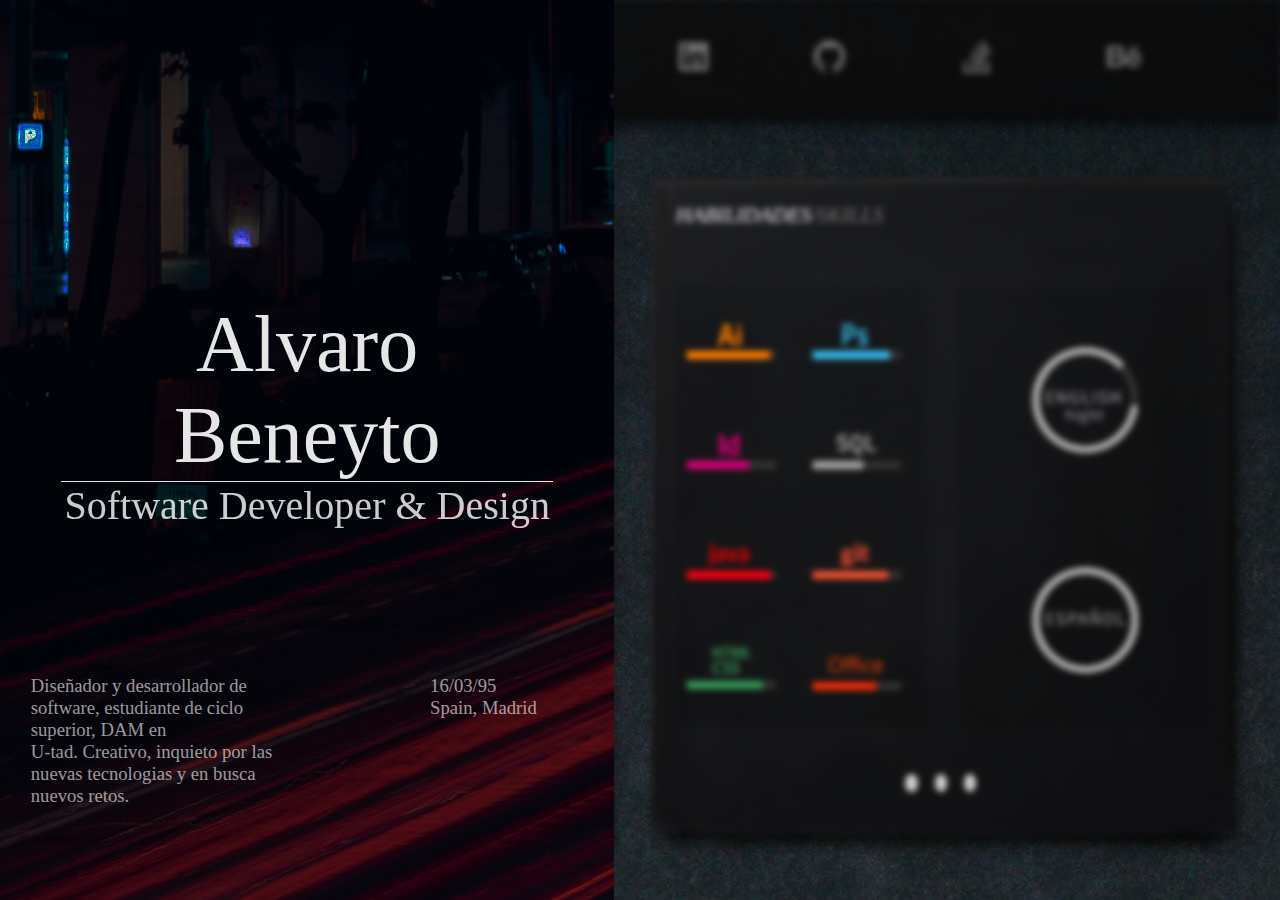
<file: index.html>
<!DOCTYPE html>
<html lang="es">

  <head>
    <link rel="icon"
      type="image/png"
      sizes="16x16"
      href="imagenes/iconb.png">
      <!--style-->
    <link rel="stylesheet" type="text/css" href="estiloindex.css">
    <meta charset="UTF-8">
    <meta name="viewport" content="width=device-width, initial-scale=1.0">
    <title>Alvaro Beneyto</title>

  </head>
  <body>
    <span id="slider"></span>
    <span id="slider1"></span>
    <div class="granslide">
        <a href="#slider1" id="slidercom1"></a>
    </div>
    <header>
      <!--capa saludo-->

      <div class="saludo-container">
        <div class="textsaludo">
          <h1 id="hsaludo">Alvaro Beneyto</h1>
          <h1 id="hsaludo1">Software Developer & Design</h1>
        </div>
        <article class="txtsalud">
          <h6 class="txtsaludo">Diseñador y desarrollador de software, estudiante
          de ciclo superior, DAM en <br>U-tad. Creativo, inquieto por las nuevas tecnologias y en busca
          nuevos retos.</h6>
        </article>
        <article id="data">
          <h3 class="txtsaludo">          16/03/95 <br>
                    Spain, Madrid</h3>
        </article>
        <div class="flechas">
          <img class="slideder" src="imagenes/slide1.png" alt="slide derecha">
        </div>
          <div class="button-container">
            <a href="#slider" id="slider-button"></a>
          </div>
    </div>
    </header>
    <main id="cuerpo">
    <!--logo superior-->
      <nav class="cabeza">
        <div class="logo">
          <a href="https://abeneyto.github.io/">
        <img class="logofoto" src="imagenes/logo1.png" alt="logo web"></a>
        </div>
        <section class="nombre">
          <h3 class="nombretxt">Alvaro Beneyto</h3>
          <h3 class="nombretxt" id="subnombre">Software Developer & Design</h3>

        </section>
        <div class="enlaces">
          <a href="https://www.linkedin.com/in/%C3%A1lvarobeneytohurtado/">
            <img class="picenlace" src="imagenes/lk.png" alt="Linkedin" /></a>
          <a href="https://github.com/abeneyto">
            <img class="picenlace" src="imagenes/github.png" alt="Github" /></a>
          <a href="https://stackoverflow.com/users/story/10735655">
            <img class="picenlace" src="imagenes/so.png" alt="StackOverflow" /></a>
          <a href="https://www.behance.net/alvarobene1643">
            <img class="picenlace" src="imagenes/be.png" alt="Behance" /></a>

        </div>
      </nav>
    <!--secciones principales-->
    <div class="secprincipal">
      <section class="sec">
        <h6 id="work">PORTFOLIO</h6>
        <div class="containertrabajos">
          <div class="containerhover" id="webhid">
            <a href="portfolioweb.html">
          <section class="trabajos" id="secdesign">
            <h3 class="titulodesign">WEB</h3>
            <h3 class="design">DESIGN</h3>
          </section></a>
        </div>
        <div class="containerhover" id="designhid">
            <a href="portfoliodis.html">
          <section class="trabajos" id="secweb">
            <h3 class="titulodesign">GRAPHIC</h3>
            <h3 class="design">DESIGN</h3>
          </section></a>
          </div>

          <div class="containerhover" id="codehid">
              <a href="https://github.com/abeneyto">
          <section class="trabajos" id="seccode">
            <h3 class="titulodesign" id="titulosoft">SOFTWARE DEVELOPMENT</h3>
          </section></a>
          </div>
        </div>
      </section>
    <div class="sec1">
    <div class="cv">
    <div class="botons">
      <label for="buton1"></label>
      <label for="buton2"></label>
      <label for="buton3"></label>
      </div>

<!--PRIMER LABEL EMPIEZA ACTIVA, APARECE LA PRIMERA SEC, con checked-->
      <input id="buton1" type="radio" name="butons" checked>
        <section class="buton buton1">
        <h3 class="titudere"><b>HABILIDADES</b>/SKILLS</h3>
        <div class="pictures">
          <img class="skfoto" src="imagenes/ai.png" alt="illustrator">
          <img class="skfoto" src="imagenes/ps.png" alt="photoshop">
          <img class="skfoto" src="imagenes/id.png" alt="indesign">
          <img class="skfoto" src="imagenes/sql.png" alt="sql">
          <img class="skfoto" src="imagenes/java.png" alt="java">
          <img class="skfoto" src="imagenes/git.png" alt="git">
          <img class="skfoto" src="imagenes/htmlcss.png" alt="html css">
          <img class="skfoto" src="imagenes/office.png" alt="microsoft office">
        </div>
        <div class="pictures2">
          <img id="skfoto1" src="imagenes/ingles.png" alt="ingles">
          <img id="skfoto2" src="imagenes/spano.png" alt="espanol">
        </div>
        <div class="circulo" id="circulo1">
        </div>
        </section>
        </div>
      <input id="buton2" type="radio" name="butons">
        <section class="buton buton2">
          <h3 class="titudere"><b>FORMACIÓN</b>/EDUCATION</h3>
          <div class="circulo" id="circulo2">
          </div>
            <div class="pictures3">
              <article class="txt1">
                <h6 class="titultext">URJC</h6>
                <p class="parraf">Tras bachillerato y la PAU, decidí comenzar
                mi formación universitaria en la URJC. Realizando el <b class="black">Grado
              de Diseño Integral y Gestión de la Imagen.</b> Adquiriendo
            mucha formación en relación a concepto de diseño y a conocimientos
          técnicos de diferentes programas. Asignaturas como <b class="black">diseño
          interactivo, retoque fotográfico y diseño de dispositivos</b> han formado
          la base de mis habilidades actuales. En esta última, con Arduino, descubrí mi pasión por el desarrollo. Actualmente,
        desarrollando el trabajo de final de grado. </p>
              </article>
              <article class="txt1">
                <h6 class="titultext">U-TAD</h6>
                <p class="parraf"> Para completementar el grado y aprender a desarrollar profesionalmente y de forma global. Decidí realizar <b class="black">Desarrollo
              de Aplicaciones Multiplataforma </b>en la U-tad. Actualmente cursando el primer año del grado.</p>
              </article>
            </div>
            <div class="pictures4">
              <img id="skfoto3" src="imagenes/urjc.png" alt="urjc">
              <img id="skfoto4" src="imagenes/utad.png" alt="utad">
            </div>

        </section>
      <input id="buton3" type="radio" name="butons">
        <section class="buton buton3">
          <h3 class="titudere"><b>EXPERIENCIA</b>/EXPERIENCE</h3>
          <div class="pictures3">
            <article class="obras">
              <h3 class="tituobras">ON CONSTRUCTION</h3>
              <h3 class="tituobras" id="light">WORKING ON IT</h3>
              <img id="ilustracionobras" src="imagenes/working.png" alt="obras">
            </article>
          </div>
          <div class="circulo" id="circulo3">
          </div>
        </section>
    </div>
    </div>
  </main>

</body>
</html>
</file>
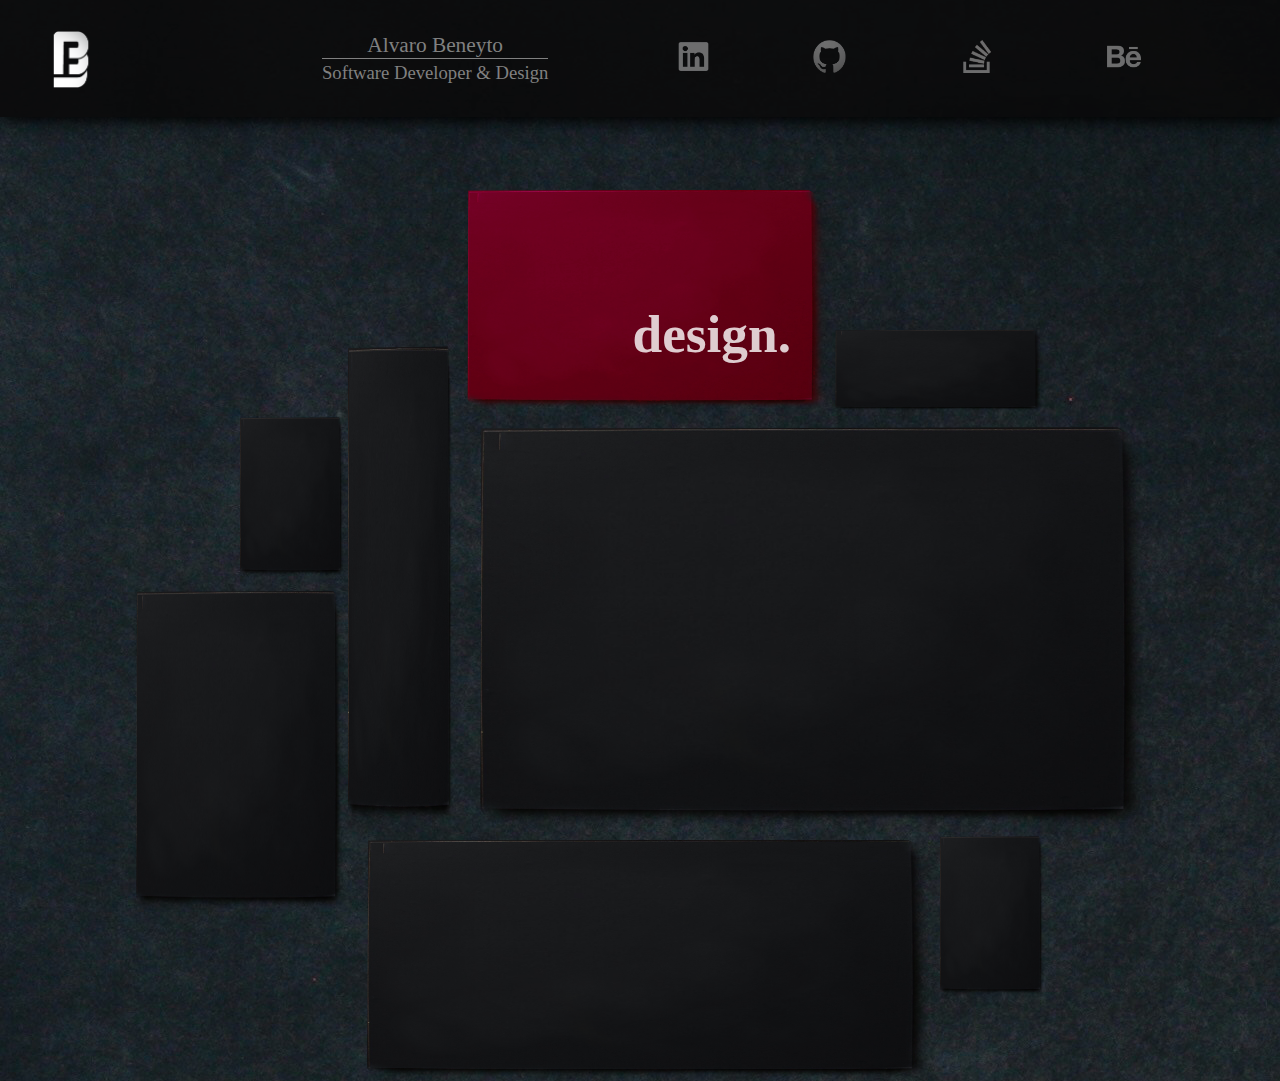
<file: portfoliodis.html>
<!DOCTYPE html>
<html lang="es">

  <head>
    <link rel="icon"
      type="image/png"
      sizes="16x16"
      href="imagenes/iconb.png">
      <!--style-->
    <link rel="stylesheet" type="text/css" href="estilodis.css">
    <meta charset="UTF-8">
    <title>Alvaro Beneyto Design</title>

  </head>
  <body>
  <main id="cuerpo">
    <!--logo superior-->
      <nav class="cabeza">
        <div class="logo">
          <a href="https://abeneyto.github.io/">
        <img class="logofoto" src="imagenes/logo1.png" alt="logo web"></a>
        </div>
        <section class="nombre">
          <h3 class="nombretxt">Alvaro Beneyto</h3>
          <h3 class="nombretxt" id="subnombre">Software Developer & Design</h3>

        </section>
        <div class="enlaces">
          <a href="https://www.linkedin.com/in/%C3%A1lvarobeneytohurtado/">
            <img class="picenlace" src="imagenes/lk.png" alt="Linkedin" /></a>
          <a href="https://github.com/abeneyto">
            <img class="picenlace" src="imagenes/github.png" alt="Github" /></a>
          <a href="https://stackoverflow.com/users/story/10735655">
            <img class="picenlace" src="imagenes/so.png" alt="StackOverflow" /></a>
          <a href="https://www.behance.net/alvarobene1643">
            <img class="picenlace" src="imagenes/be.png" alt="Behance" /></a>
        </div>
      </nav>
    <!--secciones principales-->
    <div class="containergeneral">
      <div class="cajas" id="caja1">
      </div>
      <section class="cajas" id="caja2">
        <h3 id="tituloweb">design.</h3>
      </section>
      <div class="cajas" id="caja3">
      </div>
      <div class="cajas" id="caja4">
      </div>
      <div class="cajas" id="caja5">
      </div>
      <div class="cajas" id="caja6">
      </div>
      <div class="cajas" id="caja7">
      </div>
      <div class="cajas" id="caja8">
      </div>

    </div>
  </main>

</body>
</html>
</file>
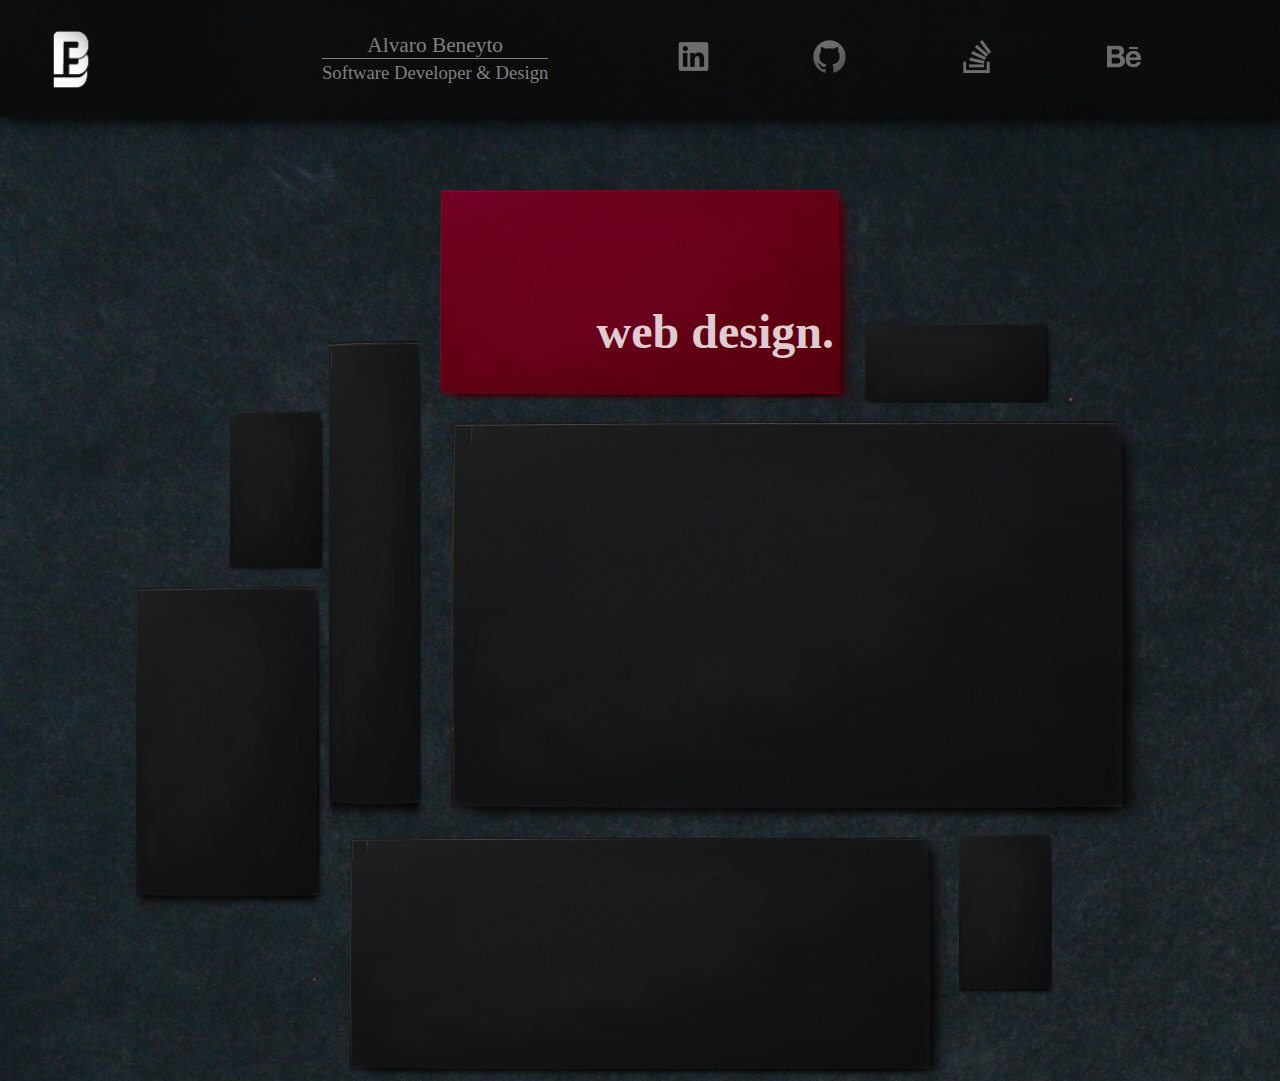
<file: portfolioweb.html>
<!DOCTYPE html>
<html lang="es">

  <head>
    <link rel="icon"
      type="image/png"
      sizes="16x16"
      href="imagenes/iconb.png">
      <!--style-->
    <link rel="stylesheet" type="text/css" href="estiloweb.css">
    <meta charset="UTF-8">
    <title>Alvaro Beneyto Web</title>

  </head>
  <body>
  <main id="cuerpo">
    <!--logo superior-->
      <nav class="cabeza">
        <div class="logo">
          <a href="https://abeneyto.github.io/">
        <img class="logofoto" src="imagenes/logo1.png" alt="logo web"></a>
        </div>
        <section class="nombre">
          <h3 class="nombretxt">Alvaro Beneyto</h3>
          <h3 class="nombretxt" id="subnombre">Software Developer & Design</h3>

        </section>
        <div class="enlaces">
          <a href="https://www.linkedin.com/in/%C3%A1lvarobeneytohurtado/">
            <img class="picenlace" src="imagenes/lk.png" alt="Linkedin" /></a>
          <a href="https://github.com/abeneyto">
            <img class="picenlace" src="imagenes/github.png" alt="Github" /></a>
          <a href="https://stackoverflow.com/users/story/10735655">
            <img class="picenlace" src="imagenes/so.png" alt="StackOverflow" /></a>
          <a href="https://www.behance.net/alvarobene1643">
            <img class="picenlace" src="imagenes/be.png" alt="Behance" /></a>
        </div>
      </nav>
    <!--secciones principales-->
    <div class="containergeneral">
      <div class="cajas" id="caja1">
      </div>
      <section class="cajas" id="caja2">
        <h3 id="tituloweb">web design.</h3>
      </section>
      <div class="cajas" id="caja3">
      </div>
      <div class="cajas" id="caja4">
      </div>
      <div class="cajas" id="caja5">
      </div>
      <div class="cajas" id="caja6">
      </div>
      <div class="cajas" id="caja7">
      </div>
      <div class="cajas" id="caja8">
      </div>

    </div>
  </main>

</body>
</html>
</file>
<file: estiloindex.css>
@font-face {
font-family: roboto;
src: url('fuentes/Roboto-Light.ttf');
font-family: bebas;
src: url('fuentes/BebasNeue-Regular.ttf');
font-family: myrabold;
src: url('fuentes/MyraLight.ttf');
}
@import url('https://fonts.googleapis.com/css?family=Roboto:100');
html, body {
width: 100%;
height: 100%;
background-image: url('imagenes/fondo.png');
background-size: auto;
overflow: hidden;
background-repeat: no-repeat;
}
a{
  text-decoration: none;
}
span{
  display: none;
}
* {
font-family: roboto;
margin: 0%;
/*border: solid red 2px;
box-sizing: border-box;*/
}

.saludo-container{
  display: flex;
  align-items: center;
  justify-content: center;
  width: 48%;
  height: 100%;
  background-image: url(imagenes/esc1.jpg);
  background-size: auto;
  background-repeat: no-repeat;
  z-index: 100;
  position: absolute;
  transition: left 1s;
  -webkit-transition: left 1s;
}
.textsaludo{
  position: absolute;
  left: 10%;
  width: 80%;
  height: 80%;
  text-align: center;
}
#hsaludo{
  position: relative;
  top: 29%;
  font-family: roboto;
  font-weight: 200;
  color: white;
  font-size: 60pt;
  border-bottom: solid 0.2px white;
    opacity: 0.9;
}
#hsaludo1{
  position: relative;
  top: 29%;
  font-family: roboto;
  font-weight: lighter;
  font-weight: 100;
  color: white;
  font-size: 30pt;
  opacity: 0.8;
}
.txtsalud{
  position: absolute;
  width: 45%;
  right: 50%;
  top: 75%;
}
.txtsaludo{
  font-size: 14pt;
  font-weight: 100;
  color: rgba(255,255,255,0.6);
  font-family: Roboto;
}
#data{
  width: 30%;
  top: 75%;
position: absolute;
  left: 70%;
}
.flechas{
  position: relative;
  left: 44.3%;
  width: 16%;
  height: 10%;
  background-color: black;
  border-radius: 50%;
  opacity: 0;
  -webkit-transition: opacity 1s;
}

.slideder{
  position: absolute;
  width: 11%;
  top: 38%;
  left: 87%;
}
#slider:target ~ header .saludo-container{
  left: 0%;
}
#slider1:target ~ header .saludo-container{
  left: -48%;
}
.granslide{
  position: absolute;
  height: 100%;
  width: 50%;
  left: 50%;
  z-index: 100;
}
#slider1:target ~ .granslide {
display: none;
}
#slider1:target ~ header .saludo-container .flechas{
opacity: 0.6;
}

#slider-button{
  position: absolute;
  top: 47.5%;
  left: 100%;
  display: inline-block;
  height: 5%;
  width: 3.5%;
}
.cabeza{
  width: 100%;
  height: 13%;
  display: flex;
  margin-bottom: 2.5%;
  background-image: url(imagenes/cajanav.png);
  -webkit-box-shadow: 4px 4px 15px black;
  /*background-image: linear-gradient(rgb(0,0,0), rgba(0,0,0,0.5));*/
}
.logo {
  display: flex;
  align-items: center;
  width: 14%;
  height: 100%;
  background-size: 100% 100%;
}
.logofoto{
  margin-top: 3%;
  position: relative;
  left: 23%;
  width: 33%;
  /*mix-blend-mode: overlay;*/
}
.nombre{
  display: flex;
  flex-wrap: wrap;
  align-content: center;
  position: relative;
  left: 10%;
  width: 20%;
  text-align: center;
  justify-content: center;
}

.nombretxt{
  font-size: 16pt;
  font-weight: 300;
  color: grey;
}
#subnombre{
font-size: 14pt;
font-weight: 100;
border-top-width: thin;
border-top: solid grey 0.5;
padding-top: 1%;
}
.enlaces{
  justify-content: center;
  align-items: center;
  display: flex;
  width: 45%;
  height: 100%;
  background-size: 100% 100%;
  position: relative;
  left: 19%;
}
.picenlace{
  width: 23%;
  opacity: 0.4;
  transition: 0.5s;
  /*mix-blend-mode: overlay;*/
}
.picenlace:hover{
  opacity: 1;
-webkit-transform:scale(1.1);

}
#cuerpo{
  overflow: hidden;
  width: 100%;
  height: 100%;
  position: relative;
  filter: blur(3px);
  transition: 0.65s -webkit-filter linear;
}
#slider1:target ~ #cuerpo{
  filter: none;
}

#slidercom1{
  display: inline-block;
  position: absolute;
  height: 100%;
  width: 100%;
}
.secprincipal{
    display: flex;
    flex-wrap: wrap;
    width: 100%;
    height: 100%;
}
.sec{
    width: 49%;
    height: 80%;
    background-image: url(imagenes/caja.png);
    background-size: 100% 100%;
}
#work{
font-size: 16pt;
position: relative;
top: 8.5%;
left: 7.85%;
font-style: italic;
font-weight: 100;
color: white;
font-family: Roboto;
}
.negr{
  font-weight: normal;
}
.containertrabajos {
  display: grid;
  grid-template-columns: auto auto auto;
  grid-template-rows: auto auto auto;
  position: relative;
  left: 7.77%;
  top: 11%;
  width: 85%;
  height: 76%;

}
.containerhover{
  width: 100%;
  height: 100%;
  overflow: hidden;
}
.trabajos{

  display: flex;
  flex-wrap: wrap;
  text-align: center;
  align-content: center;
  justify-content: center;
  width: 100%;
  height: 100%;
  color: white;
  font-size: 20pt;
  transition: 0.5s;
}
.trabajos:hover{
-webkit-transform:scale(1.3);

}

.titulodesign{
  color: white;
  position: relative;
  border-bottom: solid white 1px;
}
.design{
    color: white;
  font-weight: lighter;
  position: relative;
  width: 100%;
  height: 5%;
}
#webhid{
    grid-column: 1/3;
    grid-row: 1/3;
}
#designhid{
  grid-column: 3/4;
  grid-row: 1/3;
}
#codehid{
  grid-column: 1/4;
  grid-row: 3/4;
  /*mix-blend-mode: multiply;*/
}
#secdesign{
  background-image: linear-gradient(rgb(178,34,34), rgba(178,34,34,0.5));
}
#secweb{
  background-image: linear-gradient(rgb(17,49,49), rgba(17,49,49,0.5));
}
#seccode{
  background-image: linear-gradient(rgb(232,99,10), rgba(255,110,10,0.6));
  /*mix-blend-mode: multiply;*/
}
#titulosoft{
  border: none;
  position: relative;
  top: 35%;
  height: 26%;
}
.sec1{
    position: relative;
    width: 49%;
    height: 80%;
    background-image: url(imagenes/caja.png);
    background-size: 100% 100%;
}
input#buton1, input#buton2, input#buton3 {
opacity: 0;
}
.cv{
  position: absolute;
  top: 5%;
  width: 100%;
  height: 90%;
  overflow: hidden;
}
b{
    font-weight: 100;
    color: white;
}
.titudere{
  position: absolute;
  font-size: 16pt;
  font-style: italic;
  font-weight: 100;
  color: grey;
  font-family: Roboto;
}
.botons { /*container botones blancos*/
  position: absolute;
  z-index: 3;
  width: 100%;
  height: 100%;
  text-align: center;
}

.botons label { /*botones blancos*/
  position: relative;
  top: 90%;
  cursor: pointer; /* Cambio de cursor a tipo link */
  display: inline-block;
  width: 2%;
  height: 2.7%;
  background: white;
  opacity: 0.8;
  border-radius: 50%;
  margin: 1%;
}
.botons label:hover{
  background: white;
}

.buton { /*caja cambiante defoult*/
  width: 100%;
  height: 100%;
  position: absolute;
  margin-left: 7.8%;
  z-index: 1;
  transition: 1s;
  opacity: 0;

}
/*Cambiamos el check al div con ID que comienza por buton y clase buton
lo traemos alante*/
[id^="buton"]:checked + .buton {
  z-index: 2;
  opacity: 1;
}


.buton1 {
  position: absolute;

}
.pictures{
  position: absolute;
  top: 13%;
  height: 68%;
  width: 40%;
  display: grid;
  grid-template-columns: auto auto;
  grid-template-rows: auto auto auto auto;
  background-color: rgba(0, 0, 0, 0.1);
  align-items: center;
}
.pictures2{
  position: absolute;
  top: 13%;
  left: 45%;
  height: 68%;
  width: 40%;
  background-color: rgba(0, 0, 0, 0.1);
  display: flex;
  flex-wrap: wrap;
  justify-content: center;
  align-items:center;
}
#skfoto2{
  width: 65%;
}
#skfoto1{
  width: 65%;
}
.skfoto{
  width: 90%;
}
.buton2 {
  position: absolute;
  top: 8.5%;
}
.pictures3{
  position: absolute;
  top: 11.5%;
  height: 61%;
  width: 60%;
  display: grid;
  grid-template-columns: auto;
  grid-template-rows: auto auto;
  background-color: rgba(0, 0, 0, 0.1);
  align-items: center;
  align-content: center;
}
.pictures4{
  position: absolute;
  top: 11.5%;
  left: 60%;
  height: 61%;
  width: 25%;
  background-color: rgba(0, 0, 0, 0.1);
  display: flex;
  flex-wrap: wrap;
  justify-content: center;
  align-items:center;
}
.titultext{
  color: white;
  font-size: 13pt;
  font-weight: 400;
  font-family: Roboto;
  margin-left: 2%;
  margin-top: 1%;
}
.black{
  font-weight: 400;
  color: white;
}
.parraf{
    color: rgba(255, 255, 255, 1);
  margin: 2%;
  font-size: 11pt;
  font-weight: 100;
}
#skfoto3{
  margin-top: 4%;
  width: 85%;
}

#skfoto4{
  width: 95%;
  margin-bottom: 11%;
}
.buton3 {
  position: absolute;
    top: 8.5%;
}
.obras{
  position: relative;
  margin-top: 10%;
  text-align: center;
}
.tituobras{
display: inline;
font-size: 25pt;
color: white;
position: relative;
  }
  #light{
font-weight: lighter;
border: none;
  }
  #ilustracionobras{
    margin-top: 3%;
    width: 80%;
  }
  @media screen and (max-width: 768px){
header{
display: none;
}
.secprincipal{
position: relative;
left: 4%;
}
.sec{
  height: 40%;
  width: 100%;
}
.sec1{
  width: 100%;
  height: 40%;
  bottom: 10%;
}
  @media screen and (max-width: 992px){
    header{
    display: none;
    }
    .picenlace{
    width: 56%;
    }
    .logofoto{
      width: 64%;
    }
.nombre{
  top: 25%;
  left: 8%;
}
.nombretxt{
  font-size: 15pt;
}
#subnombre{
display: none;
}
.titulodesign{
  font-size: 18pt;
}
.design{
  font-size: 18pt;
}
.sec{
  height: 40%;
  width: 90%;
}
.sec1{
  width: 90%;
  height: 40%;
  bottom: 10%;
}
.titudere{
  font-size: 13pt;
  bottom: 95%;
}
#work{
  font-size: 13pt;
  bottom: 97%;
}
.containertrabajos{
  height: 70%;
  top: 13%;
}
.skfoto{
  width: 75%;
}
#skfoto1{
width: 50%;
}
#skfoto2{
  width: 50%;
}
.parraf{
  font-size: 8pt;
  display: none;
}
.tituobras{
  font-size: 16pt;
}
#cuerpo{
filter: none;
}
</file>
<file: estilodis.css>
@font-face {
font-family: roboto;
src: url('fuentes/Roboto-Light.ttf');
font-family: bebas;
src: url('fuentes/BebasNeue-Regular.ttf');
font-family: myrabold;
src: url('fuentes/MyraLight.ttf');
}
html, body {
width: 100%;
height: 100%;
background-image: url('imagenes/fondo.png');
background-size: auto;
}
a{
  text-decoration: none;
}
* {
font-family: roboto;
margin: 0%;
/*border: solid red 2px;
box-sizing: border-box;*/
}

.cabeza{
  width: 100%;
  height: 13%;
  display: flex;
  margin-bottom: 2.5%;
  background-image: url(imagenes/cajanav.png);
  -webkit-box-shadow: 4px 4px 15px black;
  /*background-image: linear-gradient(rgb(0,0,0), rgba(0,0,0,0.5));*/
}
.logo {
  display: flex;
  align-items: center;
  width: 14%;
  height: 100%;
  background-size: 100% 100%;
}
.logofoto{
  margin-top: 3%;
  position: relative;
  left: 23%;
  width: 33%;
  /*mix-blend-mode: overlay;*/
}
.nombre{
  display: flex;
  flex-wrap: wrap;
  align-content: center;
  position: relative;
  left: 10%;
  width: 20%;
  text-align: center;
  justify-content: center;
}

.nombretxt{
  font-size: 16pt;
  font-weight: 300;
  color: grey;
}
#subnombre{
font-size: 14pt;
font-weight: 100;
border-top-width: thin;
border-top: solid grey 0.5px;
padding-top: 1%;
}
.enlaces{
  justify-content: center;
  align-items: center;
  display: flex;
  width: 45%;
  height: 100%;
  background-size: 100% 100%;
  position: relative;
  left: 19%;
}
.picenlace{
  width: 23%;
  opacity: 0.4;
  transition: 0.5s;
  /*mix-blend-mode: overlay;*/
}
.picenlace:hover{
  opacity: 1;
-webkit-transform:scale(1.1);

}
#cuerpo{
  width: 100%;
  height: 100%;
  position: relative;
}
.containergeneral{
  display: grid;
  grid-template-columns: auto auto auto auto auto auto auto auto;
  grid-template-rows: auto auto auto auto auto auto auto auto auto auto;
  margin: 10%;
  margin-top: 5%;
  margin-bottom: 7%;
  width: 80%;
  height: 100%;
}
.cajas{
  background-image: url(imagenes/caja.png);
  background-size: 100% 100%;
}
#tituloweb{
  font-family: roboto;
  color: white;
  font-size: 40pt;
  font-weight: bold;
  opacity: 0.8;
  position: relative;
  left: 48%;
  top: 53%;
}
#caja1{
  grid-column-start: 7;
  grid-column-end: 8;
  grid-row-start: 8;
  grid-row-end: 10;
}
#caja2{
  background-image: url(imagenes/cajared.png);
grid-column-start: 4;
grid-column-end: 6;
grid-row-start: 1;
grid-row-end: 3;
}
#caja3{
  grid-column-start: 4;
  grid-column-end: 9;
  grid-row-start: 3;
  grid-row-end: 8;
}
#caja4{
  grid-column-start: 6;
  grid-column-end: 8;
  grid-row-start: 2;
  grid-row-end: 2;
}
#caja5{
  grid-column-start: 2;
  grid-column-end: 3;
  grid-row-start: 3;
  grid-row-end: 5;
}
#caja6{
  grid-column-start: 1;
  grid-column-end: 3;
  grid-row-start: 5;
  grid-row-end: 9;

}
#caja7{
  grid-column-start: 3;
  grid-column-end: 3;
  grid-row-start: 2;
  grid-row-end: 8;
}
#caja8{
  grid-column-start: 3;
  grid-column-end: 7;
  grid-row-start: 8;
  grid-row-end: 11;
}
@media screen and (max-width: 768px){
  .picenlace{
  width: 56%;
  }
  .logofoto{
    width: 64%;
  }
.nombre{
top: 25%;
left: 8%;
}
.nombretxt{
font-size: 15pt;
}
#subnombre{
display: none;
}
@media screen and (max-width: 992px){
  .picenlace{
  width: 56%;
  }
  .logofoto{
    width: 64%;
  }
.nombre{
top: 25%;
left: 8%;
}
.nombretxt{
font-size: 15pt;
}
#subnombre{
display: none;
}
#tituloweb{
  font-size: 22pt;
}
</file>
<file: estiloweb.css>
@font-face {
font-family: roboto;
src: url('fuentes/Roboto-Light.ttf');
font-family: bebas;
src: url('fuentes/BebasNeue-Regular.ttf');
font-family: myrabold;
src: url('fuentes/MyraLight.ttf');
}
html, body {
width: 100%;
height: 100%;
background-image: url('imagenes/fondo.png');
background-size: auto;
}
a{
  text-decoration: none;
}
* {
font-family: roboto;
margin: 0%;
/*border: solid red 2px;
box-sizing: border-box;*/
}

.cabeza{
  width: 100%;
  height: 13%;
  display: flex;
  margin-bottom: 2.5%;
  background-image: url(imagenes/cajanav.png);
  -webkit-box-shadow: 4px 4px 15px black;
  /*background-image: linear-gradient(rgb(0,0,0), rgba(0,0,0,0.5));*/
}
.logo {
  display: flex;
  align-items: center;
  width: 14%;
  height: 100%;
  background-size: 100% 100%;
}
.logofoto{
  margin-top: 3%;
  position: relative;
  left: 23%;
  width: 33%;
  /*mix-blend-mode: overlay;*/
}
.nombre{
  display: flex;
  flex-wrap: wrap;
  align-content: center;
  position: relative;
  left: 10%;
  width: 20%;
  text-align: center;
  justify-content: center;
}

.nombretxt{
  font-size: 16pt;
  font-weight: 300;
  color: grey;
}
#subnombre{
font-size: 14pt;
font-weight: 100;
border-top-width: thin;
border-top: solid grey 0.5px;
padding-top: 1%;
}
.enlaces{
  justify-content: center;
  align-items: center;
  display: flex;
  width: 45%;
  height: 100%;
  background-size: 100% 100%;
  position: relative;
  left: 19%;
}
.picenlace{
  width: 23%;
  opacity: 0.4;
  transition: 0.5s;
  /*mix-blend-mode: overlay;*/
}
.picenlace:hover{
  opacity: 1;
-webkit-transform:scale(1.1);

}
#cuerpo{
  width: 100%;
  height: 100%;
  position: relative;
}
.containergeneral{
  display: grid;
  grid-template-columns: auto auto auto auto auto auto auto auto;
  grid-template-rows: auto auto auto auto auto auto auto auto auto auto;
  margin: 10%;
  margin-top: 5%;
  margin-bottom: 7%;
  width: 80%;
  height: 100%;
}
.cajas{
  background-image: url(imagenes/caja.png);
  background-size: 100% 100%;
}
#tituloweb{
  font-family: roboto;
  color: white;
  font-size: 36pt;
  font-weight: bold;
  opacity: 0.8;
  position: relative;
  left: 40%;
  top: 55%;
}
#caja1{
  grid-column-start: 7;
  grid-column-end: 8;
  grid-row-start: 8;
  grid-row-end: 10;
}
#caja2{
  background-image: url(imagenes/cajared.png);
grid-column-start: 4;
grid-column-end: 6;
grid-row-start: 1;
grid-row-end: 3;
}
#caja3{
  grid-column-start: 4;
  grid-column-end: 9;
  grid-row-start: 3;
  grid-row-end: 8;
}
#caja4{
  grid-column-start: 6;
  grid-column-end: 8;
  grid-row-start: 2;
  grid-row-end: 2;
}
#caja5{
  grid-column-start: 2;
  grid-column-end: 3;
  grid-row-start: 3;
  grid-row-end: 5;
}
#caja6{
  grid-column-start: 1;
  grid-column-end: 3;
  grid-row-start: 5;
  grid-row-end: 9;

}
#caja7{
  grid-column-start: 3;
  grid-column-end: 3;
  grid-row-start: 2;
  grid-row-end: 8;
}
#caja8{
  grid-column-start: 3;
  grid-column-end: 7;
  grid-row-start: 8;
  grid-row-end: 11;
}
@media screen and (max-width: 768px){
  .picenlace{
  width: 56%;
  }
  .logofoto{
    width: 64%;
  }
.nombre{
top: 25%;
left: 8%;
}
.nombretxt{
font-size: 15pt;
}
#subnombre{
display: none;
}
@media screen and (max-width: 992px){
  .picenlace{
  width: 56%;
  }
  .logofoto{
    width: 64%;
  }
.nombre{
top: 25%;
left: 8%;
}
.nombretxt{
font-size: 15pt;
}
#subnombre{
display: none;
}
#tituloweb{
  font-size: 22pt;
}
</file>
